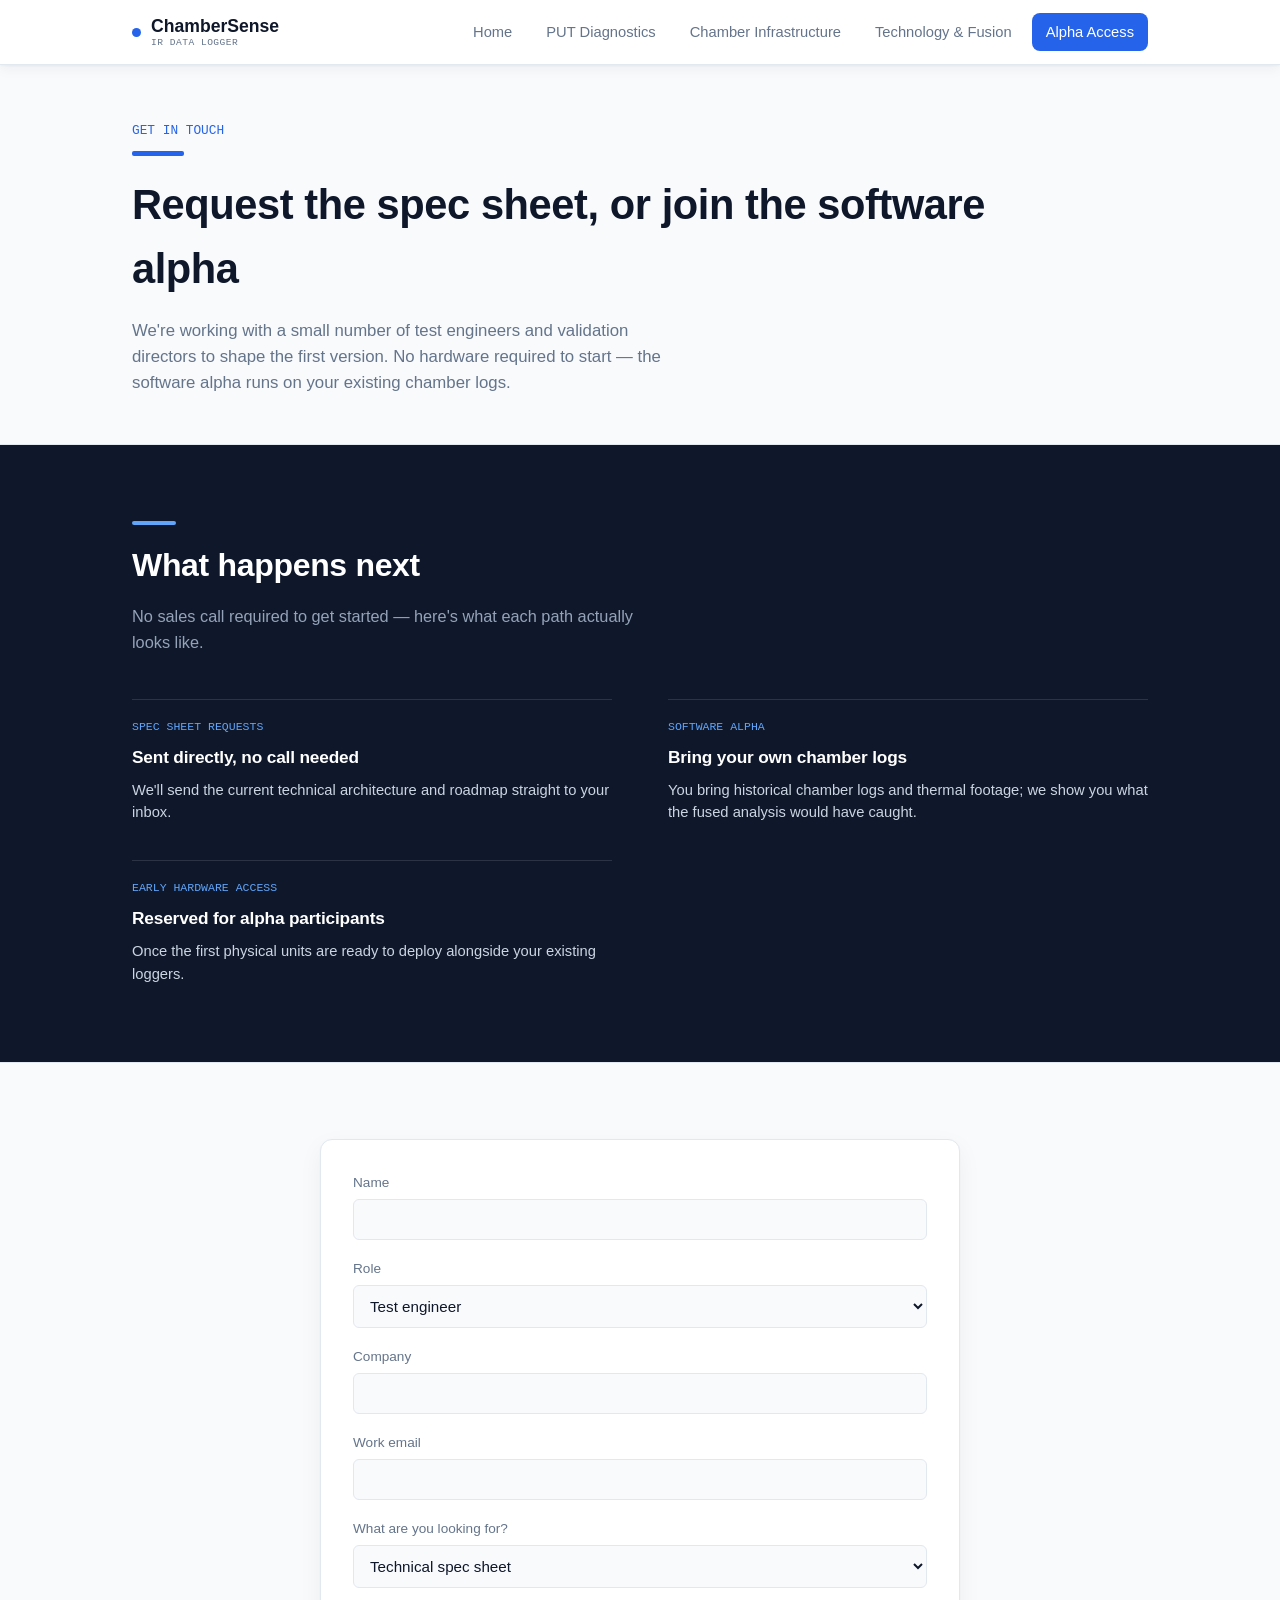
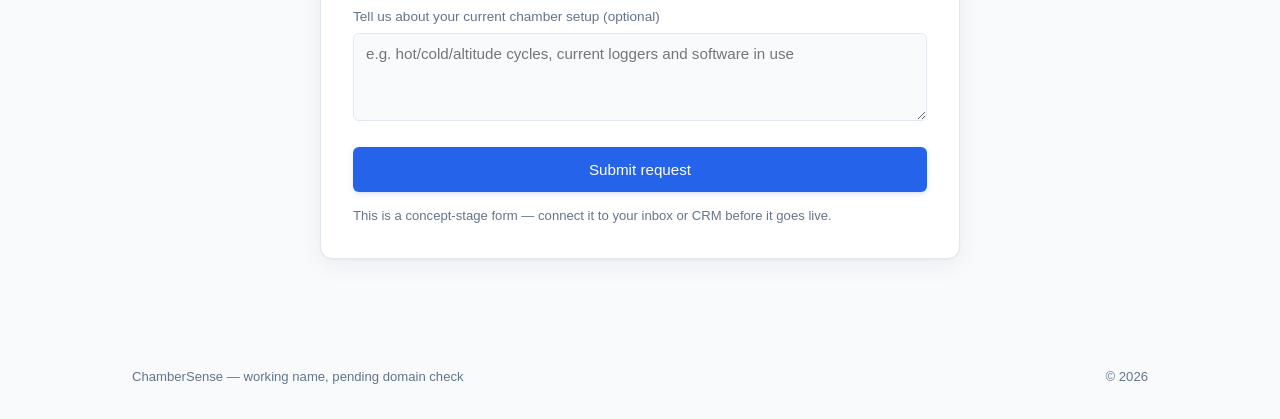
<file: contact.html>
<!DOCTYPE html>
<html lang="en">
<head>
<meta charset="UTF-8">
<meta name="viewport" content="width=device-width, initial-scale=1.0">
<title>Alpha Access — ChamberSense</title>
<link rel="stylesheet" href="style.css">
</head>
<body>

<nav>
  <div class="wrap">
    <a href="index.html" class="logo"><span class="logo-dot"></span><span class="logo-text"><span class="logo-name">ChamberSense</span><span class="logo-tag">IR Data Logger</span></span></a>
    <div class="navlinks">
      <a href="index.html">Home</a>
      <a href="put-diagnostics.html">PUT Diagnostics</a>
      <a href="chamber-infrastructure.html">Chamber Infrastructure</a>
      <a href="technology.html">Technology &amp; Fusion</a>
      <a href="contact.html" class="active">Alpha Access</a>
    </div>
  </div>
</nav>

<header class="page-head">
  <div class="wrap">
    <div class="eyebrow mono">GET IN TOUCH</div>
    <h1>Request the spec sheet, or join the software alpha</h1>
    <p class="lede">We're working with a small number of test engineers and validation directors to shape the first version. No hardware required to start — the software alpha runs on your existing chamber logs.</p>
  </div>
</header>

<section class="process-band">
  <div class="wrap">
    <h2>What happens next</h2>
    <p class="section-lede">No sales call required to get started — here's what each path actually looks like.</p>
    <div class="process-steps">
      <div class="process-step">
        <div class="step-tag">SPEC SHEET REQUESTS</div>
        <h3>Sent directly, no call needed</h3>
        <p>We'll send the current technical architecture and roadmap straight to your inbox.</p>
      </div>
      <div class="process-step">
        <div class="step-tag">SOFTWARE ALPHA</div>
        <h3>Bring your own chamber logs</h3>
        <p>You bring historical chamber logs and thermal footage; we show you what the fused analysis would have caught.</p>
      </div>
      <div class="process-step">
        <div class="step-tag">EARLY HARDWARE ACCESS</div>
        <h3>Reserved for alpha participants</h3>
        <p>Once the first physical units are ready to deploy alongside your existing loggers.</p>
      </div>
    </div>
  </div>
</section>

<section class="cta-section">
  <div class="wrap">
    <div class="form-panel" style="max-width:640px; margin:0 auto;">
      <form onsubmit="event.preventDefault(); this.querySelector('.form-note').textContent='Thanks — we\'ll be in touch shortly.';">
        <div class="field">
          <label for="name">Name</label>
          <input type="text" id="name" name="name" required>
        </div>
        <div class="field">
          <label for="role">Role</label>
          <select id="role" name="role">
            <option>Test engineer</option>
            <option>Validation director</option>
            <option>QA manager</option>
            <option>Founder / investor</option>
            <option>Other</option>
          </select>
        </div>
        <div class="field">
          <label for="company">Company</label>
          <input type="text" id="company" name="company">
        </div>
        <div class="field">
          <label for="email">Work email</label>
          <input type="email" id="email" name="email" required>
        </div>
        <div class="field">
          <label for="interest">What are you looking for?</label>
          <select id="interest" name="interest">
            <option>Technical spec sheet</option>
            <option>Software alpha (bring your own chamber logs)</option>
            <option>General inquiry</option>
          </select>
        </div>
        <div class="field">
          <label for="setup">Tell us about your current chamber setup (optional)</label>
          <textarea id="setup" name="setup" placeholder="e.g. hot/cold/altitude cycles, current loggers and software in use"></textarea>
        </div>
        <button type="submit" class="btn btn-primary" style="width:100%; text-align:center;">Submit request</button>
        <p class="form-note">This is a concept-stage form — connect it to your inbox or CRM before it goes live.</p>
      </form>
    </div>
  </div>
</section>

<footer>
  <div class="wrap" style="display:flex; justify-content:space-between; width:100%; flex-wrap:wrap; gap:8px;">
    <span>ChamberSense — working name, pending domain check</span>
    <span>&copy; 2026</span>
  </div>
</footer>

</body>
</html>
</file>
<file: style.css>
:root{
  --bg:#F8FAFC;
  --panel:#FFFFFF;
  --panel-2:#F1F5F9;
  --line:#E2E8F0;
  --primary:#2563EB;
  --alert:#DC3545;
  --text:#0F172A;
  --muted:#64748B;
  --shadow:0 1px 2px rgba(15,23,42,0.04), 0 8px 24px rgba(15,23,42,0.05);
  --shadow-btn:0 1px 2px rgba(37,99,235,0.06), 0 6px 16px rgba(37,99,235,0.18);
}
*{box-sizing:border-box; margin:0; padding:0;}
html{scroll-behavior:smooth;}
body{
  background:var(--bg);
  color:var(--text);
  font-family:-apple-system, BlinkMacSystemFont, "Segoe UI", Roboto, "Helvetica Neue", Arial, sans-serif;
  line-height:1.55;
  -webkit-font-smoothing:antialiased;
}
h1,h2,h3{
  font-family:-apple-system, BlinkMacSystemFont, "Segoe UI", Roboto, "Helvetica Neue", Arial, sans-serif;
  font-weight:700;
  letter-spacing:-0.01em;
}
.mono{ font-family:ui-monospace, "Cascadia Code", "Segoe UI Mono", "Roboto Mono", Consolas, monospace; }
a{ color:inherit; }
.wrap{
  max-width:1080px;
  margin:0 auto;
  padding:0 32px;
}
@media (max-width:640px){ .wrap{ padding:0 20px; } }

/* ---------- NAV ---------- */
nav{
  position:sticky; top:0; z-index:20;
  background:#FFFFFF;
  border-bottom:1px solid var(--line);
  box-shadow:0 1px 2px rgba(15,23,42,0.04), 0 4px 12px rgba(15,23,42,0.05);
}
nav .wrap{
  display:flex; align-items:center; justify-content:space-between;
  height:64px;
}
.logo{
  display:flex; align-items:center; gap:10px;
  text-decoration:none;
  color:var(--text);
}
.logo-text{ display:flex; flex-direction:column; line-height:1.15; }
.logo-name{ font-weight:700; font-size:1.1rem; }
.logo-tag{
  font-family:ui-monospace, "Cascadia Code", "Segoe UI Mono", "Roboto Mono", Consolas, monospace;
  font-size:0.6rem;
  letter-spacing:0.05em;
  text-transform:uppercase;
  color:var(--muted);
  margin-top:1px;
}
.logo-dot{
  width:9px; height:9px; border-radius:50%;
  background:var(--primary);
  flex-shrink:0;
}
.navlinks{ display:flex; gap:6px; font-size:0.92rem; color:var(--muted); }
.navlinks a{
  text-decoration:none;
  padding:8px 14px;
  border-radius:8px;
  transition:background .15s, color .15s;
}
.navlinks a:hover{ background:var(--panel-2); color:var(--text); }
.navlinks a.active{ background:var(--primary); color:#fff; }
@media (max-width:760px){ .navlinks{ display:none; } }

/* ---------- HERO (home) ---------- */
header.hero{
  padding:88px 0 64px;
  border-bottom:1px solid var(--line);
}
.hero-grid{
  display:grid;
  grid-template-columns:1.05fr 0.95fr;
  gap:56px;
  align-items:center;
}
@media (max-width:900px){ .hero-grid{ grid-template-columns:1fr; } }
.hero h1{
  font-size:clamp(2.1rem, 4.2vw, 3.2rem);
  line-height:1.08;
  max-width:16ch;
}
.hero p.lede{
  margin-top:22px;
  font-size:1.1rem;
  color:var(--muted);
  max-width:46ch;
}
.hero-cta{
  margin-top:32px;
  display:flex; gap:14px; flex-wrap:wrap;
}
.btn{
  display:inline-block;
  padding:13px 22px;
  border-radius:6px;
  font-size:0.95rem;
  font-weight:500;
  text-decoration:none;
  border:1px solid transparent;
  cursor:pointer;
  font-family:inherit;
}
.btn-primary{
  background:var(--primary);
  color:#fff;
  transition:background .15s, box-shadow .15s, transform .15s;
  box-shadow:0 1px 2px rgba(37,99,235,0.06), 0 2px 6px rgba(37,99,235,0.14);
}
.btn-primary:hover{
  background:#1D4ED8;
  box-shadow:var(--shadow-btn);
  transform:translateY(-1px);
}
.btn-ghost{
  border-color:var(--line);
  color:var(--text);
  background:transparent;
}

/* ---------- PAGE HEADER (sub-pages) ---------- */
header.page-head{
  padding:56px 0 48px;
  border-bottom:1px solid var(--line);
}
.page-head .eyebrow{
  font-size:0.8rem;
  color:var(--primary);
  margin-bottom:10px;
}
.page-head h1{
  font-size:clamp(1.9rem, 3.6vw, 2.6rem);
  max-width:40ch;
}
.page-head p.lede{
  margin-top:16px;
  font-size:1.05rem;
  color:var(--muted);
  max-width:58ch;
}

/* thermal readout / diagram panel */
.readout{
  background:var(--panel);
  border:1px solid var(--line);
  border-radius:10px;
  padding:22px;
  box-shadow:var(--shadow);
}
.readout-head{
  display:flex; justify-content:space-between; align-items:center;
  font-size:0.78rem; color:var(--muted);
  margin-bottom:14px;
}
.readout-head .live{
  display:flex; align-items:center; gap:6px;
}
.live-pulse{
  width:7px; height:7px; border-radius:50%;
  background:var(--primary);
  animation:pulse 2.2s ease-in-out infinite;
}
@keyframes pulse{
  0%,100%{ opacity:1; box-shadow:0 0 0 0 rgba(0,86,179,0.5);}
  50%{ opacity:0.55; box-shadow:0 0 0 6px rgba(0,86,179,0);}
}
.scene{
  width:100%;
  height:auto;
  display:block;
  border-radius:6px;
}

/* ---------- HERO MEDIA CARD ---------- */
.media-card{
  position:relative;
  border-radius:14px;
  overflow:hidden;
  box-shadow:var(--shadow);
  aspect-ratio:4/3;
  background:#0F172A;
}
.media-bg{
  position:absolute;
  inset:0;
  width:100%;
  height:100%;
  display:block;
}
.media-photo{
  position:absolute;
  inset:0;
  width:100%;
  height:100%;
  object-fit:cover;
  display:block;
}
.photo-hook{
  margin-top:36px;
  border-radius:12px;
  overflow:hidden;
  border:1px solid var(--line);
  box-shadow:var(--shadow);
}
.photo-hook img{
  width:100%;
  height:320px;
  object-fit:cover;
  display:block;
  transition:transform .4s ease;
}
.photo-hook:hover img{ transform:scale(1.035); }

.photo-gallery{
  margin-top:36px;
  display:grid;
  grid-template-columns:repeat(4, 1fr);
  gap:14px;
}
@media (max-width:860px){ .photo-gallery{ grid-template-columns:repeat(2, 1fr); } }
.photo-gallery figure{
  margin:0;
  border-radius:10px;
  overflow:hidden;
  border:1px solid var(--line);
  box-shadow:var(--shadow);
}
.photo-gallery img{
  width:100%;
  height:160px;
  object-fit:cover;
  display:block;
  transition:transform .4s ease;
}
.photo-gallery figure:hover img{ transform:scale(1.06); }
.glass-panel{
  position:absolute;
  left:16px; right:16px; bottom:16px;
  background:rgba(15,23,42,0.55);
  backdrop-filter:blur(14px);
  -webkit-backdrop-filter:blur(14px);
  border:1px solid rgba(255,255,255,0.14);
  border-radius:12px;
  padding:16px;
  color:#fff;
}
.glass-head{
  display:flex; justify-content:space-between; align-items:center;
  font-size:0.72rem; letter-spacing:0.02em;
  color:rgba(255,255,255,0.65);
  margin-bottom:12px;
  font-family:'IBM Plex Mono', monospace;
}
.glass-body{
  display:grid;
  grid-template-columns:1fr 84px;
  gap:14px;
  align-items:end;
}
.glass-chart{ width:100%; height:64px; display:block; }
.pip-thermal{
  width:84px; height:64px;
  border-radius:6px;
  overflow:hidden;
  border:1px solid rgba(255,255,255,0.2);
  position:relative;
}
.pip-label{
  position:absolute; bottom:2px; left:4px;
  font-size:6px;
  font-family:'IBM Plex Mono', monospace;
  color:#fff;
  opacity:0.85;
}

/* ---------- DUAL-CHANNEL CHART ROW ---------- */
.dual-chart-row{
  margin-top:44px;
  display:grid;
  grid-template-columns:1.1fr 0.9fr;
  gap:40px;
  align-items:center;
}
@media (max-width:820px){ .dual-chart-row{ grid-template-columns:1fr; gap:28px; } }
.chart-panel{
  background:var(--panel);
  border:1px solid var(--line);
  border-radius:12px;
  padding:22px;
  box-shadow:var(--shadow);
}
.chart-panel svg{ width:100%; height:auto; display:block; }
.chart-legend{ display:flex; gap:18px; margin-top:14px; flex-wrap:wrap; }
.chart-legend span{ display:flex; align-items:center; gap:6px; font-size:0.8rem; color:var(--muted); }
.chart-legend .swatch{ width:16px; height:2px; display:inline-block; }
.chart-copy h3{ font-size:1.15rem; margin-bottom:10px; }
.chart-copy p{ color:var(--muted); font-size:0.95rem; margin-bottom:14px; }
.chart-copy p:last-child{ margin-bottom:0; }
.chart-copy strong{ color:var(--text); }
.process-band .chart-copy h3{ color:#fff; }
.process-band .chart-copy p{ color:#CBD5E1; }
.process-band .chart-copy strong{ color:#fff; }
.process-band .chart-legend span{ color:#CBD5E1; }
.process-band .compare-label{ color:#94A3B8; }

/* ---------- PROCESS BAND (dark, structured sequence) ---------- */
.process-band{
  background:#0F172A;
  color:#fff;
  padding:76px 0;
  border-bottom:1px solid var(--line);
}
.process-band h2{ color:#fff; }
.process-band .section-lede{ color:#94A3B8; }
.process-steps{
  margin-top:44px;
  display:grid;
  grid-template-columns:repeat(2, 1fr);
  gap:36px 56px;
}
@media (max-width:760px){ .process-steps{ grid-template-columns:1fr; gap:28px; } }
.process-step{ border-top:1px solid rgba(255,255,255,0.12); padding-top:18px; }
.process-step .step-tag{
  font-family:'IBM Plex Mono', monospace;
  font-size:0.72rem;
  color:#60A5FA;
  margin-bottom:8px;
}
.process-step h3{ color:#fff; font-size:1.08rem; margin-bottom:8px; }
.process-step p{ color:#CBD5E1; font-size:0.92rem; }

/* ---------- SIDEBAR / ASYMMETRIC LAYOUT ---------- */
.content-sidebar-grid{
  display:grid;
  grid-template-columns:1fr 300px;
  gap:44px;
  align-items:start;
}
@media (max-width:860px){ .content-sidebar-grid{ grid-template-columns:1fr; } }
.sidebar-callout{
  background:var(--panel);
  border:1px solid var(--line);
  border-radius:12px;
  padding:24px;
  box-shadow:var(--shadow);
  position:sticky;
  top:84px;
}
.sidebar-callout .tag{ font-size:0.75rem; color:var(--primary); margin-bottom:10px; }
.sidebar-callout h3{ font-size:1.02rem; margin-bottom:12px; }
.sidebar-callout ul{ list-style:none; margin-bottom:18px; }
.sidebar-callout li{
  font-size:0.86rem;
  color:var(--muted);
  padding:8px 0;
  border-top:1px solid var(--line);
}
.sidebar-callout li:first-child{ border-top:none; }
.sidebar-callout li strong{ color:var(--text); display:block; font-size:0.9rem; }
.sidebar-callout .btn{ width:100%; text-align:center; font-size:0.88rem; padding:11px 16px; }

/* ---------- HERO INLINE FORM ---------- */
.hero-inline-form{
  display:flex;
  gap:10px;
  margin-top:28px;
  flex-wrap:wrap;
  max-width:460px;
}
.hero-inline-form input, .hero-inline-form select{
  flex:1;
  min-width:150px;
  background:var(--panel);
  border:1px solid var(--line);
  border-radius:6px;
  padding:11px 12px;
  font-family:inherit;
  font-size:0.9rem;
  color:var(--text);
}
.hero-inline-form input:focus, .hero-inline-form select:focus{
  outline:none;
  border-color:var(--primary);
}
.hero-inline-form button{ white-space:nowrap; flex-shrink:0; }
.hero-form-note{ margin-top:12px; font-size:0.84rem; color:var(--muted); }
.hero-form-note a{ color:var(--primary); text-decoration:none; }


/* ---------- SECTION shared ---------- */
section{ padding:76px 0; border-bottom:1px solid var(--line); }
section.section-alt{ background:var(--panel-2); }
section h2{
  font-size:clamp(1.5rem, 2.6vw, 2rem);
  max-width:36ch;
  position:relative;
  padding-top:20px;
}
section h2::before{
  content:"";
  position:absolute;
  top:0; left:0;
  width:44px; height:4px;
  border-radius:2px;
  background:var(--primary);
}
section.section-alt h2::before{ background:#1E3A8A; }
.process-band h2::before{ background:#60A5FA; }
header.page-head{ position:relative; }
header.page-head h1{
  position:relative;
  padding-top:22px;
}
header.page-head h1::before{
  content:"";
  position:absolute;
  top:0; left:0;
  width:52px; height:5px;
  border-radius:2px;
  background:var(--primary);
}
section p.section-lede{
  margin-top:14px;
  color:var(--muted);
  max-width:58ch;
  font-size:1.02rem;
}

/* ---------- COMPARISON ---------- */
.compare{
  margin-top:40px;
  display:grid;
  grid-template-columns:1fr 1fr;
  gap:0;
  border:1px solid var(--line);
  border-radius:10px;
  overflow:hidden;
  box-shadow:var(--shadow);
}
@media (max-width:760px){ .compare{ grid-template-columns:1fr; } }
.compare > div{ padding:28px; }
.compare .today{ background:var(--panel); border-right:1px solid var(--line); }
@media (max-width:760px){ .compare .today{ border-right:none; border-bottom:1px solid var(--line); } }
.compare .withignis{ background:var(--panel-2); }
.compare-label{ font-size:0.78rem; color:var(--muted); margin-bottom:16px; }
.compare ul{ list-style:none; }
.compare li{
  padding:10px 0;
  border-top:1px solid var(--line);
  font-size:0.95rem;
  color:var(--muted);
}
.compare li:first-child{ border-top:none; }
.compare .withignis li{ color:var(--text); }
.compare .withignis li::before{ content:"—"; color:var(--primary); margin-right:8px; }
.compare .today li::before{ content:"—"; color:var(--muted); margin-right:8px; }

/* ---------- CATEGORIES ---------- */
.cat-grid{
  margin-top:40px;
  display:grid;
  grid-template-columns:1fr 1fr;
  gap:20px;
}
@media (max-width:760px){ .cat-grid{ grid-template-columns:1fr; } }
.cat{
  border-radius:10px;
  padding:28px;
  background:var(--panel);
  border:1px solid var(--line);
  border-top:3px solid var(--primary);
  box-shadow:var(--shadow);
  transition:transform .18s ease, box-shadow .18s ease;
}
.cat:hover{
  transform:translateY(-3px);
  box-shadow:0 2px 4px rgba(15,23,42,0.06), 0 14px 32px rgba(15,23,42,0.09);
}
.cat.hot{ border-top-color:var(--primary); }
.cat .tag{ font-size:0.75rem; color:var(--muted); margin-bottom:10px; }
.cat h3{ font-size:1.25rem; margin-bottom:12px; }
.cat p{ color:var(--muted); font-size:0.95rem; margin-bottom:16px; }
.cat ul{ list-style:none; }
.cat li{
  font-size:0.9rem;
  color:var(--text);
  padding:8px 0;
  border-top:1px solid var(--line);
}
.cat li:first-child{ border-top:none; }

/* feature row — used on PUT / Chamber / Technology pages */
.feature-row{
  margin-top:44px;
  display:grid;
  grid-template-columns:1fr 1fr;
  gap:16px;
}
@media (max-width:760px){ .feature-row{ grid-template-columns:1fr; } }
.feature{
  padding:24px;
  border:1px solid var(--line);
  border-radius:10px;
  background:var(--panel);
  box-shadow:var(--shadow);
  transition:transform .18s ease, box-shadow .18s ease;
}
.feature:hover{
  transform:translateY(-3px);
  box-shadow:0 2px 4px rgba(15,23,42,0.06), 0 14px 32px rgba(15,23,42,0.09);
}
.feature .num{
  font-family:'IBM Plex Mono', monospace;
  font-size:0.78rem;
  color:var(--primary);
  margin-bottom:10px;
}
.feature h3{ font-size:1.08rem; margin-bottom:8px; }
.feature p{ color:var(--muted); font-size:0.92rem; }

/* ---------- HOW IT WORKS / FLOW ---------- */
.flow{
  margin-top:44px;
  display:grid;
  grid-template-columns:repeat(3, 1fr);
  gap:0;
  position:relative;
}
@media (max-width:760px){ .flow{ grid-template-columns:1fr; gap:20px; } }
.flow-step{ padding:0 20px; position:relative; }
.flow-step:first-child{ padding-left:0; }
.flow-step:last-child{ padding-right:0; }
.flow-step:not(:last-child)::after{
  content:""; position:absolute; top:18px; right:0;
  width:20px; height:1px; background:var(--line);
}
@media (max-width:760px){ .flow-step:not(:last-child)::after{ display:none; } }
.flow-num{
  width:36px; height:36px;
  border-radius:50%;
  border:1px solid var(--line);
  display:flex; align-items:center; justify-content:center;
  font-family:'IBM Plex Mono', monospace;
  font-size:0.85rem;
  color:var(--primary);
  margin-bottom:16px;
}
.flow-step h3{ font-size:1.05rem; margin-bottom:8px; }
.flow-step p{ color:var(--muted); font-size:0.92rem; }

/* ---------- INDUSTRIES / CHIPS ---------- */
.industries{ margin-top:36px; display:flex; gap:12px; flex-wrap:wrap; }
.chip{
  border:1px solid var(--line);
  border-radius:100px;
  padding:9px 18px;
  font-size:0.88rem;
  color:var(--muted);
}

/* ---------- TABLE (technology / spec comparisons) ---------- */
.spec-table{
  margin-top:40px;
  width:100%;
  border-collapse:collapse;
  border:1px solid var(--line);
  border-radius:10px;
  overflow:hidden;
  box-shadow:var(--shadow);
}
.spec-table th, .spec-table td{
  text-align:left;
  padding:14px 18px;
  border-bottom:1px solid var(--line);
  font-size:0.92rem;
}
.spec-table th{
  background:var(--panel-2);
  color:var(--muted);
  font-weight:500;
  font-size:0.8rem;
}
.spec-table td{ color:var(--text); }
.spec-table tr:last-child td{ border-bottom:none; }
.spec-table td.muted{ color:var(--muted); }
.spec-table tbody tr{ transition:background .15s; }
.spec-table tbody tr:hover{ background:var(--panel-2); }

/* ---------- CTA ---------- */
.cta-section{ border-bottom:none; text-align:left; }
.cta-box{
  margin-top:36px;
  background:var(--panel);
  border:1px solid var(--line);
  border-radius:12px;
  padding:40px;
  display:flex;
  justify-content:space-between;
  align-items:center;
  gap:24px;
  flex-wrap:wrap;
  box-shadow:var(--shadow);
}
.cta-box h3{ font-size:1.3rem; max-width:20ch; }
.cta-box p{ color:var(--muted); margin-top:8px; font-size:0.95rem; }

/* ---------- FORM (contact / alpha access) ---------- */
.form-grid{
  margin-top:40px;
  display:grid;
  grid-template-columns:1fr 1fr;
  gap:48px;
}
@media (max-width:820px){ .form-grid{ grid-template-columns:1fr; gap:32px; } }
.form-panel{
  background:var(--panel);
  border:1px solid var(--line);
  border-radius:12px;
  padding:32px;
  box-shadow:var(--shadow);
}
.field{ margin-bottom:18px; }
.field label{
  display:block;
  font-size:0.85rem;
  color:var(--muted);
  margin-bottom:6px;
}
.field input, .field select, .field textarea{
  width:100%;
  background:var(--bg);
  border:1px solid var(--line);
  border-radius:6px;
  padding:11px 12px;
  color:var(--text);
  font-family:inherit;
  font-size:0.95rem;
}
.field input:focus, .field select:focus, .field textarea:focus{
  outline:none;
  border-color:var(--primary);
}
.field textarea{ resize:vertical; min-height:88px; }
.form-note{ margin-top:14px; font-size:0.82rem; color:var(--muted); }
.side-panel h3{ font-size:1.1rem; margin-bottom:14px; }
.side-list{ list-style:none; }
.side-list li{
  padding:14px 0;
  border-top:1px solid var(--line);
  font-size:0.92rem;
  color:var(--muted);
}
.side-list li:first-child{ border-top:none; }
.side-list strong{ color:var(--text); display:block; margin-bottom:4px; font-size:0.95rem; }

footer{
  padding:32px 0;
  font-size:0.82rem;
  color:var(--muted);
  display:flex; justify-content:space-between;
  flex-wrap:wrap; gap:8px;
}
</file>
